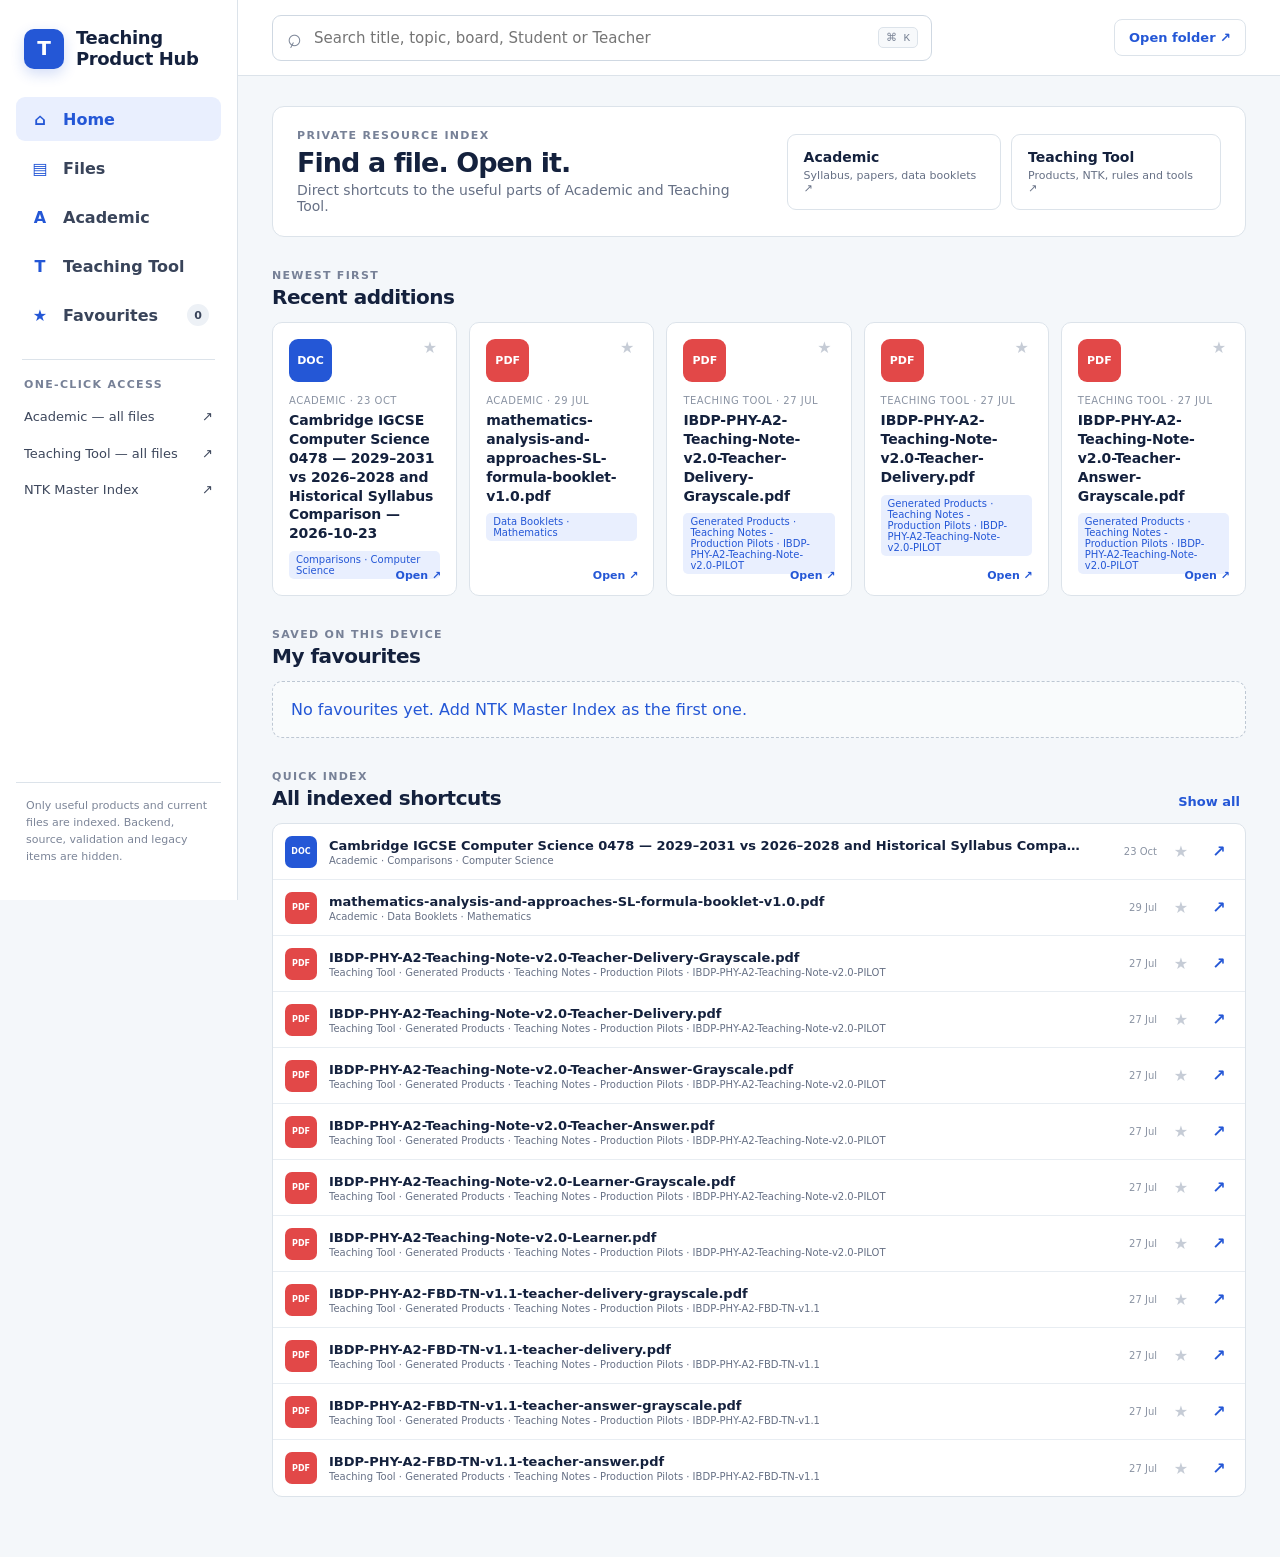
<file: index.html>
<!doctype html>
<html lang="en">
<head>
  <meta charset="UTF-8">
  <meta name="viewport" content="width=device-width, initial-scale=1.0">
  <meta name="description" content="Quick access to Academic and Teaching Tool resources on Google Drive.">
  <title>Teaching Product Hub</title>
  <link rel="stylesheet" href="styles.css">
</head>
<body>
  <div id="app"></div>
  <script src="app.js" defer></script>
</body>
</html>
</file>
<file: styles.css>
:root{--bg:#f4f7fa;--surface:#fff;--ink:#14213d;--muted:#667085;--border:#dce3ea;--blue:#2457d6;--blue-soft:#e9effe}*{box-sizing:border-box}html,body{margin:0;background:var(--bg);color:var(--ink);font-family:Inter,ui-sans-serif,system-ui,-apple-system,BlinkMacSystemFont,"Segoe UI",sans-serif}button,input{font:inherit}button,a{-webkit-tap-highlight-color:transparent}a{color:inherit;text-decoration:none}.app-shell{min-height:100vh;display:grid;grid-template-columns:238px minmax(0,1fr)}
.file-icon.slide,.mini-icon.slide{background:#e07b35}
.sidebar{position:sticky;top:0;height:100vh;padding:24px 16px;background:#fff;border-right:1px solid var(--border);display:flex;flex-direction:column}.brand{display:flex;align-items:center;gap:12px;padding:4px 8px 28px;font-weight:750;font-size:18px;line-height:1.15;letter-spacing:-.02em}.brand-mark{width:40px;height:40px;border-radius:10px;display:grid;place-items:center;background:var(--blue);color:#fff;font-size:20px;box-shadow:0 5px 14px #2457d633}nav{display:grid;gap:5px}.nav-item{width:100%;height:44px;padding:0 12px;border:0;border-radius:9px;background:transparent;color:#39445a;display:flex;align-items:center;gap:11px;text-align:left;cursor:pointer;font-weight:560}.nav-item>span{width:24px;color:var(--blue);font-weight:800;text-align:center}.nav-item b{margin-left:auto;min-width:22px;height:22px;padding:0 6px;display:grid;place-items:center;border-radius:11px;background:#edf1f6;font-size:11px}.nav-item:hover,.nav-item.active{background:var(--blue-soft);color:var(--blue)}.side-divider{height:1px;background:var(--border);margin:22px 6px 18px}.side-label,.eyebrow{margin:0;color:#778197;font-size:11px;letter-spacing:.12em;font-weight:750}.side-label{padding:0 8px 8px;text-transform:uppercase}.side-link{padding:10px 8px;border-radius:7px;display:flex;justify-content:space-between;color:#3d475c;font-size:13px;line-height:1.25}.side-link:hover{background:#f4f7fa;color:var(--blue)}.side-note{margin-top:auto;padding:14px 10px 0;border-top:1px solid var(--border);color:#7c8598;font-size:11px;line-height:1.55}
main{min-width:0}.topbar{height:76px;position:sticky;top:0;z-index:10;display:flex;align-items:center;gap:16px;padding:0 34px;background:#ffffffef;border-bottom:1px solid var(--border);backdrop-filter:blur(10px)}.search-wrap{width:min(660px,70%);height:46px;display:flex;align-items:center;gap:11px;padding:0 13px;border:1px solid #cfd8e2;border-radius:9px;background:#fff;color:#7a8496}.search-wrap:focus-within{border-color:var(--blue);box-shadow:0 0 0 3px #2457d61f}.search-wrap>span{font-size:25px;transform:rotate(-18deg)}.search-wrap input{flex:1;min-width:0;border:0;outline:0;color:var(--ink);background:transparent;font-size:15px}.search-wrap kbd{padding:3px 7px;border:1px solid var(--border);border-radius:5px;background:#f7f9fb;font-size:11px}.root-button,.drive-search{margin-left:auto;padding:10px 14px;border:1px solid var(--border);border-radius:8px;background:#fff;color:var(--blue);font-size:13px;font-weight:650}.root-button:hover,.drive-search:hover{border-color:var(--blue)}
.content{max-width:1420px;margin:0 auto;padding:30px 34px 60px;display:grid;gap:32px}.welcome{padding:22px 24px;border:1px solid var(--border);border-radius:12px;background:#fff;display:flex;align-items:center;gap:28px}.welcome h1{margin:5px 0 4px;font-size:27px;letter-spacing:-.035em}.welcome p:last-child{margin:0;color:var(--muted);font-size:14px}.source-actions{margin-left:auto;display:flex;gap:10px}.source-actions a{min-width:210px;padding:14px 16px;border:1px solid var(--border);border-radius:9px;display:grid;gap:4px}.source-actions a:hover{border-color:var(--blue);background:#fbfcff}.source-actions b{font-size:14px}.source-actions span{color:var(--muted);font-size:11px}.section-heading{min-height:38px;margin-bottom:13px;display:flex;align-items:end;justify-content:space-between;gap:18px}.section-heading h2{margin:3px 0 0;font-size:20px;letter-spacing:-.025em}.text-button{border:0;background:transparent;color:var(--blue);font-size:13px;font-weight:650;cursor:pointer}.recent-grid{display:grid;grid-template-columns:repeat(5,minmax(0,1fr));gap:12px}
.resource-card{min-height:184px;position:relative;padding:16px;border:1px solid var(--border);border-radius:10px;background:#fff;transition:transform .16s ease,box-shadow .16s ease,border-color .16s ease}.resource-card:hover{transform:translateY(-2px);border-color:#b7c7ea;box-shadow:0 8px 22px #14213d14}.file-icon,.mini-icon{display:grid;place-items:center;color:#fff;background:var(--blue);font-weight:800}.file-icon{width:43px;height:43px;border-radius:9px;font-size:11px}.file-icon.folder,.mini-icon.folder{background:#f2a93b}.file-icon.pdf,.mini-icon.pdf{background:#e24848}.file-icon.sheet,.mini-icon.sheet{background:#16a06e}.file-icon.json,.mini-icon.json{background:#6e61c9}.card-copy{padding-top:13px}.card-copy p{margin:0 0 5px;color:#8a93a3;font-size:10px;text-transform:uppercase;letter-spacing:.05em}.card-copy h3{margin:0;min-height:42px;font-size:14px;line-height:1.35;letter-spacing:-.01em}.card-copy span{display:inline-block;margin-top:8px;padding:3px 7px;border-radius:5px;background:var(--blue-soft);color:var(--blue);font-size:10px}.star{border:0;background:transparent;color:#c6ccd6;cursor:pointer;font-size:16px;transition:transform .12s ease,color .12s ease}.resource-card>.star{position:absolute;top:14px;right:13px}.star:hover{transform:scale(1.14)}.star.selected{color:var(--blue)}.card-open{position:absolute;right:15px;bottom:13px;color:var(--blue);font-size:11px;font-weight:700}
.compact-list{overflow:hidden;border:1px solid var(--border);border-radius:10px;background:#fff}.compact-row{min-height:56px;padding:8px 12px;display:grid;grid-template-columns:34px minmax(0,1fr) 64px 28px 28px;align-items:center;gap:10px;border-bottom:1px solid #e8edf2}.compact-row:last-child{border-bottom:0}.compact-row:hover{background:#fbfcfe}.mini-icon{width:32px;height:32px;border-radius:7px;font-size:8px}.compact-row>a:first-of-type{min-width:0;display:grid;gap:2px}.compact-row b{overflow:hidden;text-overflow:ellipsis;white-space:nowrap;font-size:13px}.compact-row a:hover b{color:var(--blue)}.compact-row a span{color:var(--muted);font-size:10px}.row-date{color:#8a93a3;font-size:10px;text-align:right}.open-icon{width:28px;height:28px;display:grid;place-items:center;border-radius:6px;color:var(--blue);font-weight:700}.open-icon:hover{background:var(--blue-soft)}.empty-state{width:100%;padding:18px;border:1px dashed #bdc7d3;border-radius:10px;background:#ffffff73;color:var(--blue);text-align:left;cursor:pointer}.no-results{padding:34px;border:1px dashed #bdc7d3;border-radius:10px;display:grid;gap:7px;color:var(--muted);text-align:center}.no-results b{color:var(--ink)}
@media(max-width:1150px){.recent-grid{grid-template-columns:repeat(3,minmax(0,1fr))}.source-actions a{min-width:170px}}@media(max-width:850px){.app-shell{grid-template-columns:1fr}.sidebar{position:static;height:auto;padding:13px 16px;border-right:0;border-bottom:1px solid var(--border)}.brand{padding:0 0 12px;font-size:16px}.brand-mark{width:34px;height:34px}.sidebar nav{display:flex;overflow-x:auto}.nav-item{width:auto;min-width:max-content}.side-divider,.side-label,.side-link,.side-note{display:none}.topbar{height:68px;padding:0 16px}.search-wrap{width:100%}.root-button,.drive-search{display:none}.content{padding:22px 16px 46px}.welcome{align-items:flex-start;flex-direction:column}.source-actions{width:100%;margin-left:0}.source-actions a{min-width:0;flex:1}.recent-grid{grid-template-columns:repeat(2,minmax(0,1fr))}}@media(max-width:560px){.search-wrap kbd{display:none}.content{gap:27px}.welcome{padding:18px}.welcome h1{font-size:23px}.source-actions{flex-direction:column}.recent-grid{grid-template-columns:1fr}.resource-card{min-height:155px}.compact-row{grid-template-columns:32px minmax(0,1fr) 26px 26px}.row-date{display:none}.compact-row a span{overflow:hidden;text-overflow:ellipsis;white-space:nowrap}}@media(prefers-reduced-motion:reduce){*,*::before,*::after{scroll-behavior:auto!important;transition:none!important;animation:none!important}}
</file>
